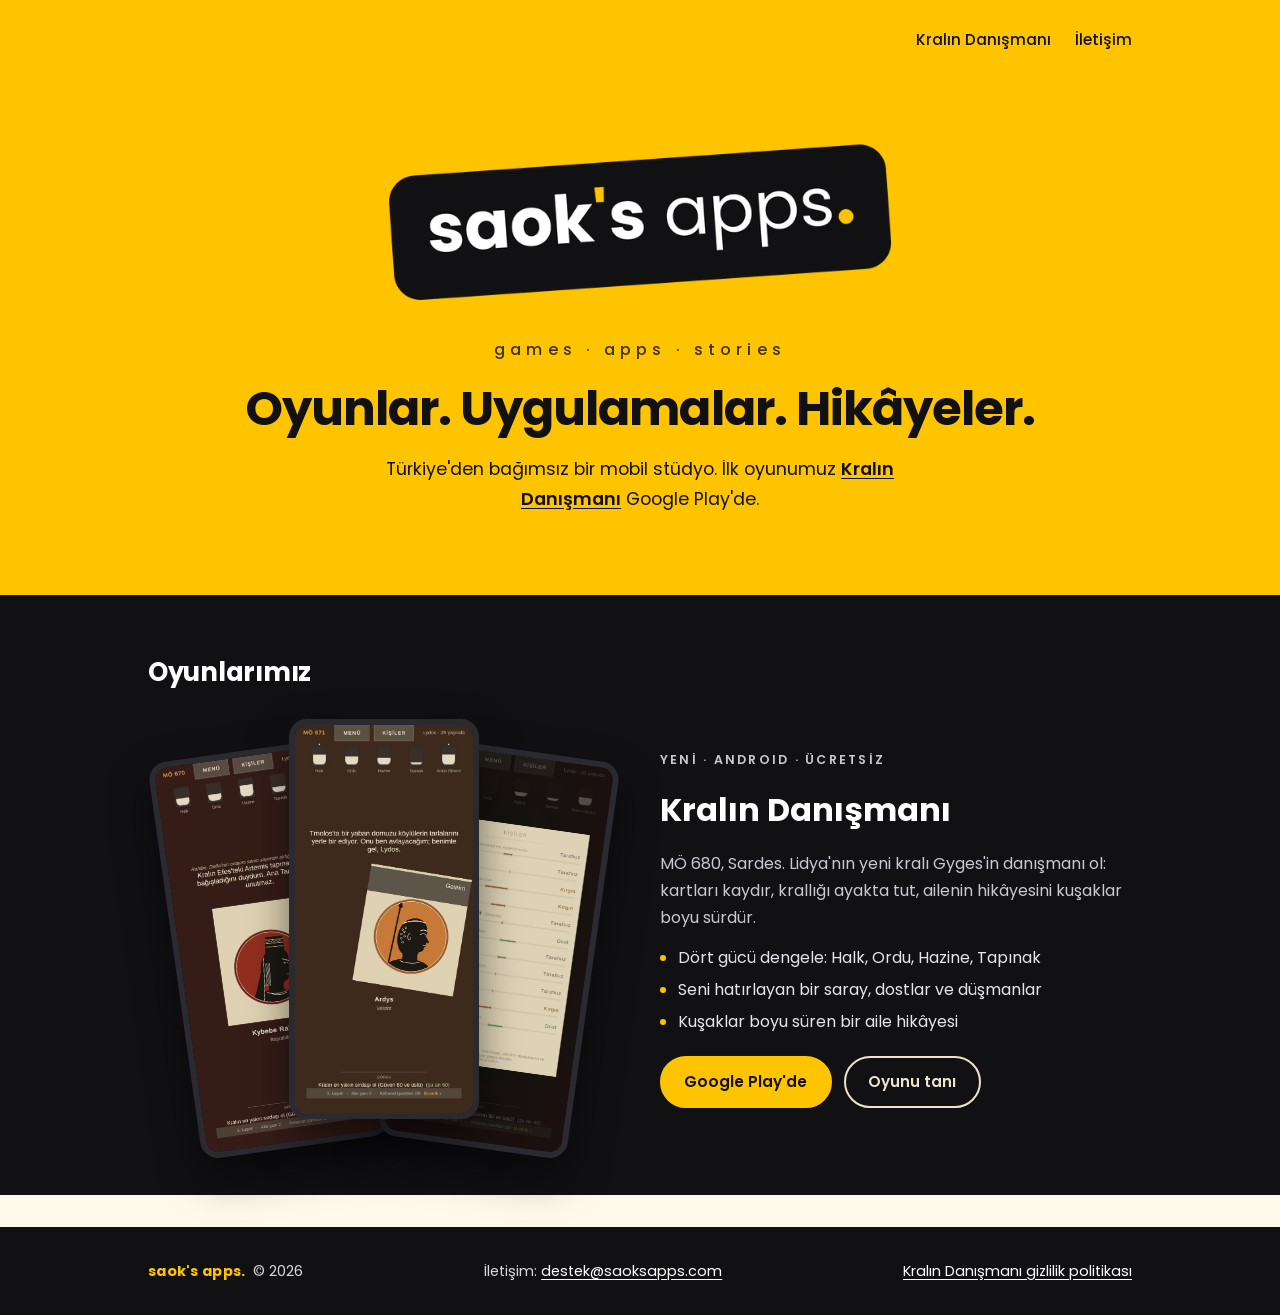
<file: index.html>
<!doctype html>
<html lang="tr">
<head>
<meta charset="utf-8">
<meta name="viewport" content="width=device-width, initial-scale=1, viewport-fit=cover">
<title>Saok's Apps</title>
<meta name="description" content="Saok's Apps: hikâyesi olan mobil oyunlar ve uygulamalar yapan bağımsız stüdyo.">
<meta name="theme-color" content="#ffc400">
<link rel="icon" href="/assets/favicon.png">
<link rel="apple-touch-icon" href="/assets/apple-touch-icon.png">
<meta property="og:title" content="Saok's Apps">
<meta property="og:description" content="Saok's Apps: hikâyesi olan mobil oyunlar ve uygulamalar yapan bağımsız stüdyo.">
<meta property="og:image" content="https://saoksapps.com/assets/og-saoksapps.jpg">
<link rel="preconnect" href="https://fonts.googleapis.com">
<link rel="preconnect" href="https://fonts.gstatic.com" crossorigin>
<link rel="stylesheet" href="https://fonts.googleapis.com/css2?family=Poppins:wght@300;400;500;600;700&display=swap">
<link rel="stylesheet" href="/assets/site.css">
<style>
.hero-b { text-align: center; padding-block: 3.5rem 5rem; }
.hero-b .wrap { justify-items: center; }
.hero-b .big-logo { width: min(520px, 86vw); height: auto; margin-bottom: .5rem; }
.hero-b h1 { max-width: none; font-size: clamp(1.8rem, 5vw, 3rem); }
.hero-b .lead { max-width: 34rem; }
.hero-b .lead a { font-weight: 600; }
.top .logo { visibility: hidden; }
</style>
<style>
.g3sec { background: var(--black); color: #fff; }
.g3sec h2 { color: #fff; }
.g3 { display: grid; grid-template-columns: minmax(0, 1fr) minmax(0, 1fr); gap: 2.5rem; align-items: center; }
.g3 .fan { position: relative; height: 420px; }
.g3 .fan img { position: absolute; width: 190px; height: 400px; object-fit: cover; border-radius: 18px; border: 6px solid #2a2a30; box-shadow: 0 20px 40px rgba(0,0,0,.5); top: 0; }
.g3 .fan .s1 { left: 50%; transform: translateX(-50%); z-index: 2; height: 400px; object-fit: cover; }
.g3 .fan .s2 { left: calc(50% - 210px); transform: rotate(-8deg); top: 30px; }
.g3 .fan .s3 { left: calc(50% + 20px); transform: rotate(8deg); top: 30px; }
.g3 .info { display: grid; gap: .8rem; }
.g3 .eyebrow { color: var(--yellow); }
.g3 h3 { margin: 0; font-size: 2rem; color: #fff; }
.g3 .info > p { margin: 0; color: #c9c9cf; }
.g3 ul { margin: 0; padding-left: 1.1rem; color: #e6e6ea; display: grid; gap: .3rem; }
.g3 ul li::marker { color: var(--yellow); }
@media (max-width: 760px) { .g3 { grid-template-columns: 1fr; } .g3 .fan { height: 340px; } .g3 .fan img { width: 140px; height: 300px; } .g3 .fan .s1 { height: 320px; } .g3 .fan .s2 { left: calc(50% - 165px); } .g3 .fan .s3 { left: calc(50% + 15px); } }
</style>
</head>
<body>
<header class="top">
  <div class="wrap">
    <a class="logo" href="/" aria-label="Saok's Apps ana sayfa"><img src="/assets/saoksapps-wordmark.png" width="640" height="211" alt="saok's apps."></a>
    <nav><a href="/kralin-danismani/">Kralın Danışmanı</a><a href="#iletisim">İletişim</a></nav>
  </div>
</header>
<main>
  <section class="hero hero-b">
    <div class="wrap">
      <img class="big-logo" src="/assets/saoksapps-wordmark.png" width="640" height="211" alt="saok's apps.">
      <p class="tagline">games · apps · stories</p>
      <h1>Oyunlar. Uygulamalar. Hikâyeler.</h1>
      <p class="lead">Türkiye'den bağımsız bir mobil stüdyo. İlk oyunumuz <a href="/kralin-danismani/">Kralın Danışmanı</a> Google Play'de.</p>
    </div>
  </section>

  <section class="section g3sec" id="oyunlar">
    <div class="wrap">
      <h2>Oyunlarımız</h2>
      <article class="g3">
        <div class="fan">
          <img class="s1" src="/assets/oyun-ekrani.jpg" alt="">
          <img class="s2" src="/assets/oyun-rahibe.jpg" alt="">
          <img class="s3" src="/assets/oyun-kisiler.jpg" alt="">
        </div>
        <div class="info">
          <p class="eyebrow">Yeni · <span lang="en">Android</span> · Ücretsiz</p>
          <h3>Kralın Danışmanı</h3>
          <p>MÖ 680, Sardes. Lidya'nın yeni kralı Gyges'in danışmanı ol: kartları kaydır, krallığı ayakta tut, ailenin hikâyesini kuşaklar boyu sürdür.</p>
          <ul>
            <li>Dört gücü dengele: Halk, Ordu, Hazine, Tapınak</li>
            <li>Seni hatırlayan bir saray, dostlar ve düşmanlar</li>
            <li>Kuşaklar boyu süren bir aile hikâyesi</li>
          </ul>
          <div class="buttons"><a class="btn yellow" href="https://play.google.com/store/apps/details?id=com.saoksapps.kralindanismani">Google Play'de</a><a class="btn ghost-light" href="/kralin-danismani/">Oyunu tanı</a></div>
        </div>
      </article>
    </div>
  </section>
</main>
<footer id="iletisim">
  <div class="wrap">
    <span><span class="mark">saok's apps.</span> &nbsp;© 2026</span>
    <span>İletişim: <a href="mailto:destek@saoksapps.com">destek@saoksapps.com</a></span>
    <a href="/kralin-danismani/gizlilik/">Kralın Danışmanı gizlilik politikası</a>
  </div>
</footer>
</body>
</html>
</file>
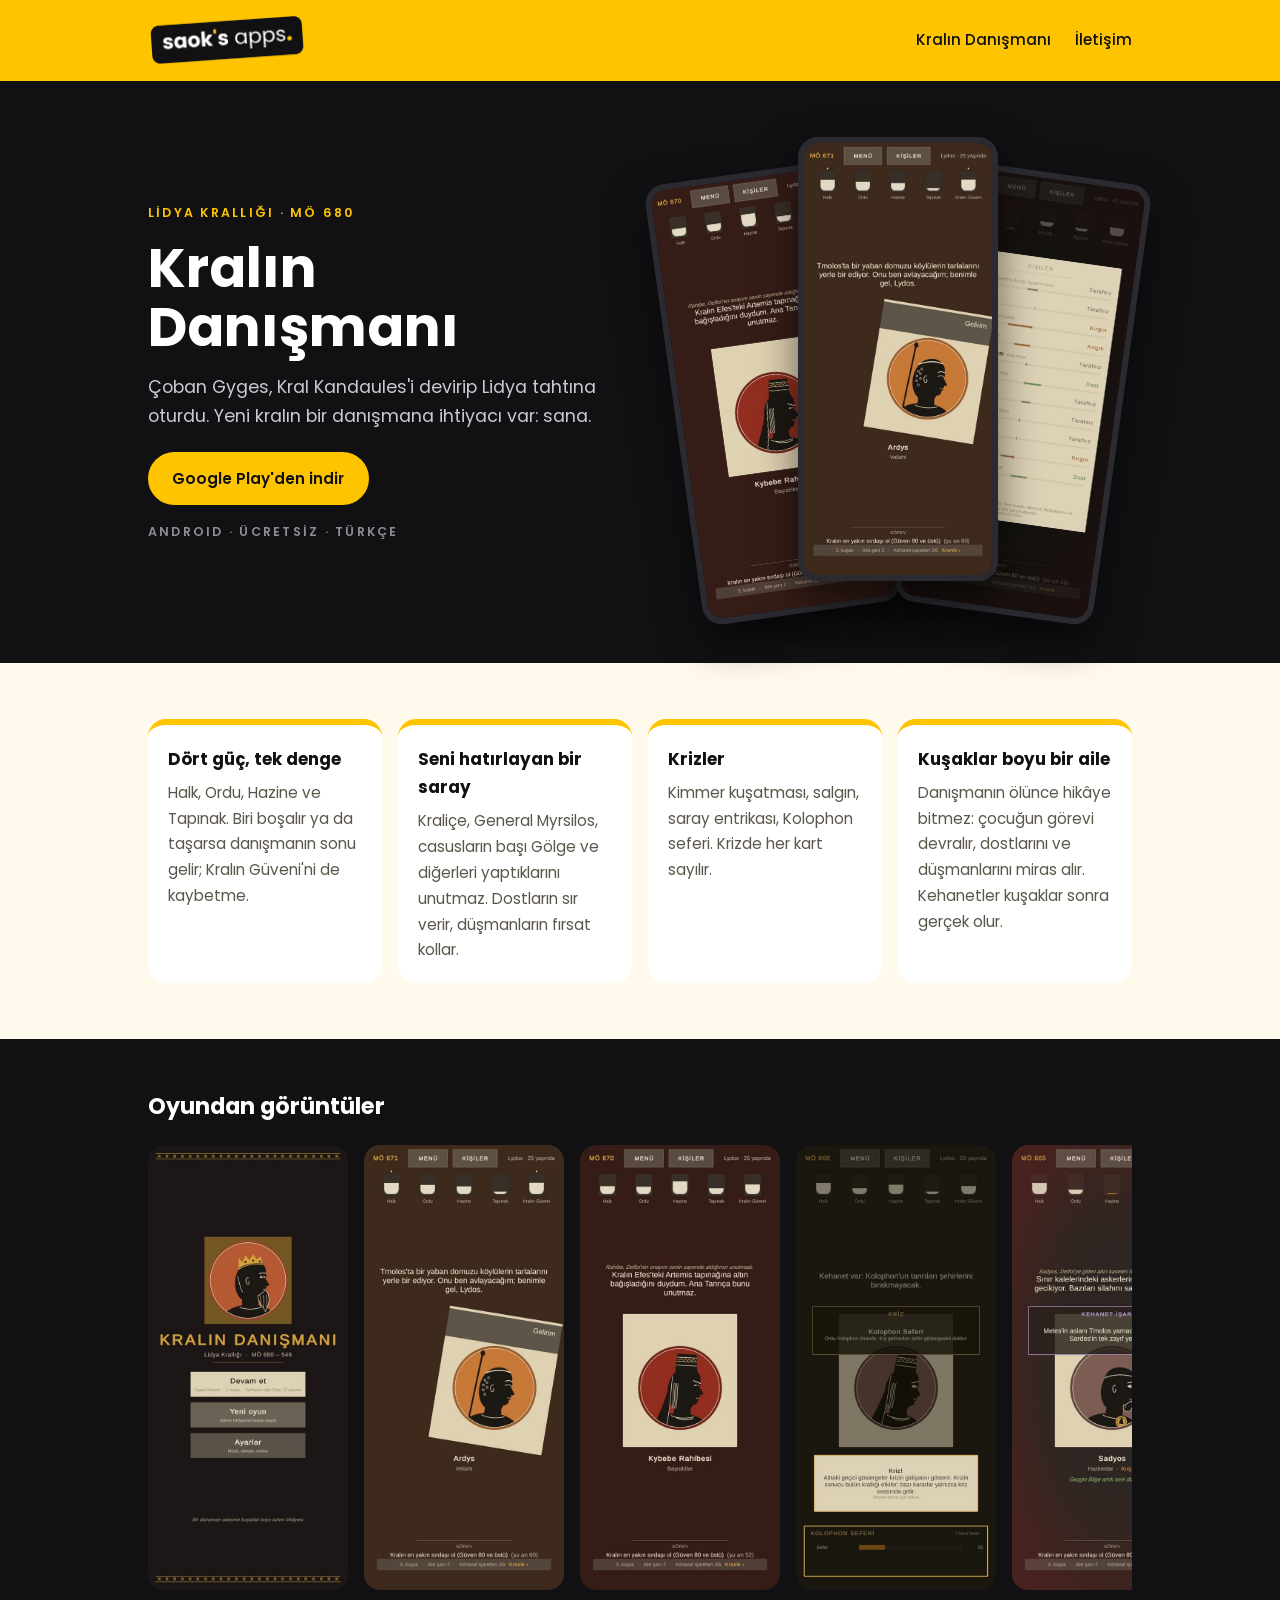
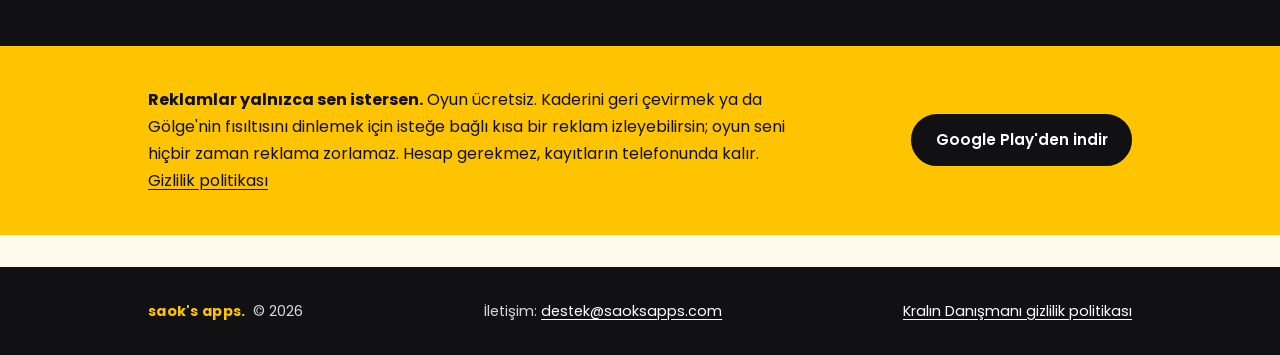
<file: kralin-danismani/index.html>
<!doctype html>
<html lang="tr">
<head>
<meta charset="utf-8">
<meta name="viewport" content="width=device-width, initial-scale=1, viewport-fit=cover">
<title>Kralın Danışmanı · Saok's Apps</title>
<meta name="description" content="Lidya sarayında kralın danışmanı ol. Kartı kaydır, krallığı ayakta tut. Android için ücretsiz hikâye oyunu.">
<meta name="theme-color" content="#ffc400">
<link rel="icon" href="/assets/favicon.png">
<link rel="apple-touch-icon" href="/assets/apple-touch-icon.png">
<meta property="og:title" content="Kralın Danışmanı">
<meta property="og:description" content="Lidya sarayında kralın danışmanı ol. Kartı kaydır, krallığı ayakta tut.">
<meta property="og:image" content="https://saoksapps.com/assets/og-kralin.jpg">
<link rel="preconnect" href="https://fonts.googleapis.com">
<link rel="preconnect" href="https://fonts.gstatic.com" crossorigin>
<link rel="stylesheet" href="https://fonts.googleapis.com/css2?family=Poppins:wght@300;400;500;600;700&display=swap">
<link rel="stylesheet" href="/assets/site.css">


<style>
.v1 { background: var(--black); color: #fff; padding-block: 3.5rem; }
.v1 .wrap { display: grid; grid-template-columns: minmax(0,1fr) minmax(0,1fr); gap: 3rem; align-items: center; }
.v1 .fan { position: relative; height: 470px; }
.v1 .fan img { position: absolute; width: 200px; height: 444px; object-fit: cover; border-radius: 20px; border: 6px solid #2a2a30; box-shadow: 0 20px 40px rgba(0,0,0,.55); top: 12px; }
.v1 .fan .a { left: 50%; transform: translateX(-50%); z-index: 2; top: 0; }
.v1 .fan .b { left: calc(50% - 225px); transform: rotate(-8deg); top: 34px; }
.v1 .fan .c { left: calc(50% + 25px); transform: rotate(8deg); top: 34px; }
.v1 .info { display: grid; gap: 1rem; }
.v1 .eyebrow { color: var(--yellow); }
.v1 h1 { margin: 0; font-size: clamp(2.2rem,5vw,3.4rem); line-height: 1.08; }
.v1 .lead { margin: 0; color: #c9c9cf; font-size: 1.1rem; }
.v1 .buttons { margin-top: .25rem; }
.f1 { display: grid; grid-template-columns: repeat(auto-fit, minmax(14rem,1fr)); gap: 1rem; }
.f1 div { background: #fff; border-radius: 18px; padding: 1.25rem; border-top: 6px solid var(--yellow); display: grid; gap: .4rem; align-content: start; }
.f1 h3 { margin: 0; font-size: 1.05rem; }
.f1 p { margin: 0; color: var(--muted); font-size: .95rem; }
.s1 { background: var(--black); padding-block: 3rem; }
.s1 h2 { color: #fff; margin: 0 0 1.25rem; font-size: 1.4rem; }
.shots { display: flex; gap: 1rem; overflow-x: auto; padding-bottom: .5rem; }
.shots img { width: 200px; flex: none; border-radius: 16px; }
.band { background: var(--yellow); padding-block: 2.5rem; }
.band .wrap { display: flex; flex-wrap: wrap; gap: 1rem 2rem; align-items: center; justify-content: space-between; }
.band p { margin: 0; max-width: 40rem; }
.band .btn.black { white-space: nowrap; }
@media (max-width: 760px) { .v1 .wrap { grid-template-columns: 1fr; } .v1 .fan { height: 360px; order: 2; } .v1 .fan img { width: 150px; height: 333px; } .v1 .fan .b { left: calc(50% - 170px); } .v1 .fan .c { left: calc(50% + 20px); } }
</style>
</head>
<body>
<header class="top">
  <div class="wrap">
    <a class="logo" href="/" aria-label="Saok's Apps ana sayfa"><img src="/assets/saoksapps-wordmark.png" width="640" height="211" alt="saok's apps."></a>
    <nav><a href="/kralin-danismani/">Kralın Danışmanı</a><a href="#iletisim">İletişim</a></nav>
  </div>
</header>
<main>
<section class="v1"><div class="wrap">
  <div class="info"><p class="eyebrow">Lidya Krallığı · MÖ 680</p><h1>Kralın Danışmanı</h1><p class="lead">Çoban Gyges, Kral Kandaules'i devirip Lidya tahtına oturdu. Yeni kralın bir danışmana ihtiyacı var: sana.</p><div class="buttons"><a class="btn yellow" href="https://play.google.com/store/apps/details?id=com.saoksapps.kralindanismani">Google Play'den indir</a></div>
  <p class="eyebrow" style="color:#8d8d96"><span lang="en">Android</span> · Ücretsiz · Türkçe</p></div>
  <div class="fan"><img class="b" src="/assets/oyun-rahibe.jpg" alt=""><img class="c" src="/assets/oyun-kisiler.jpg" alt=""><img class="a" src="/assets/oyun-ekrani.jpg" alt="Kralın Danışmanı oyun ekranı"></div>
</div></section>
<section class="section"><div class="wrap"><div class="f1"><div><h3>Dört güç, tek denge</h3><p>Halk, Ordu, Hazine ve Tapınak. Biri boşalır ya da taşarsa danışmanın sonu gelir; Kralın Güveni'ni de kaybetme.</p></div><div><h3>Seni hatırlayan bir saray</h3><p>Kraliçe, General Myrsilos, casusların başı Gölge ve diğerleri yaptıklarını unutmaz. Dostların sır verir, düşmanların fırsat kollar.</p></div><div><h3>Krizler</h3><p>Kimmer kuşatması, salgın, saray entrikası, Kolophon seferi. Krizde her kart sayılır.</p></div><div><h3>Kuşaklar boyu bir aile</h3><p>Danışmanın ölünce hikâye bitmez: çocuğun görevi devralır, dostlarını ve düşmanlarını miras alır. Kehanetler kuşaklar sonra gerçek olur.</p></div></div></div></section>
<section class="s1"><div class="wrap"><h2>Oyundan görüntüler</h2><div class="shots"><img src="/assets/oyun-baslik.jpg" width="540" height="1200" alt="" loading="lazy"><img src="/assets/oyun-ekrani.jpg" width="540" height="1200" alt="" loading="lazy"><img src="/assets/oyun-rahibe.jpg" width="540" height="1200" alt="" loading="lazy"><img src="/assets/oyun-kriz.jpg" width="540" height="1200" alt="" loading="lazy"><img src="/assets/oyun-kehanet.jpg" width="540" height="1200" alt="" loading="lazy"><img src="/assets/oyun-kisiler.jpg" width="540" height="1200" alt="" loading="lazy"></div></div></section>
<section class="band"><div class="wrap"><p><b>Reklamlar yalnızca sen istersen.</b> Oyun ücretsiz. Kaderini geri çevirmek ya da Gölge'nin fısıltısını dinlemek için isteğe bağlı kısa bir reklam izleyebilirsin; oyun seni hiçbir zaman reklama zorlamaz. Hesap gerekmez, kayıtların telefonunda kalır. <a href="/kralin-danismani/gizlilik/">Gizlilik politikası</a></p><a class="btn black" href="https://play.google.com/store/apps/details?id=com.saoksapps.kralindanismani">Google Play'den indir</a></div></section>
</main>
<footer id="iletisim">
  <div class="wrap">
    <span><span class="mark">saok's apps.</span> &nbsp;© 2026</span>
    <span>İletişim: <a href="mailto:destek@saoksapps.com">destek@saoksapps.com</a></span>
    <a href="/kralin-danismani/gizlilik/">Kralın Danışmanı gizlilik politikası</a>
  </div>
</footer>
</body>
</html>
</file>
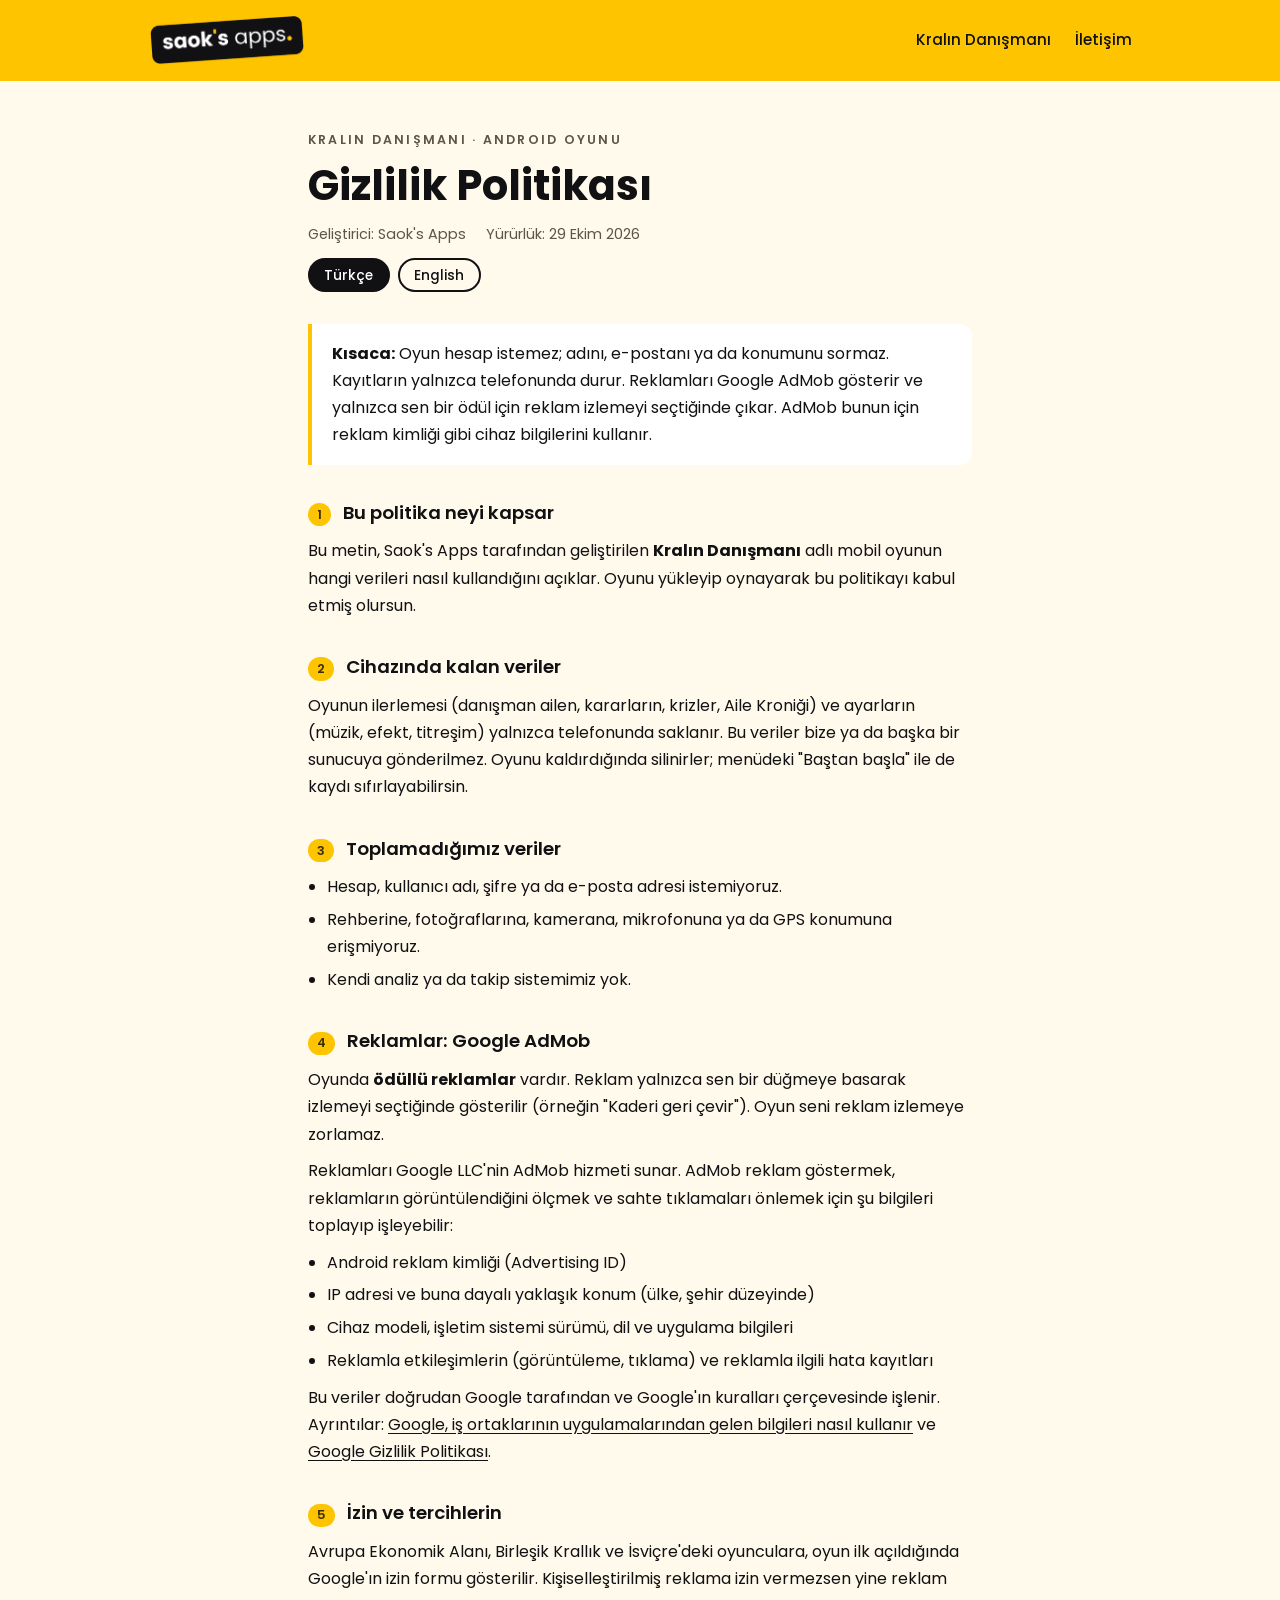
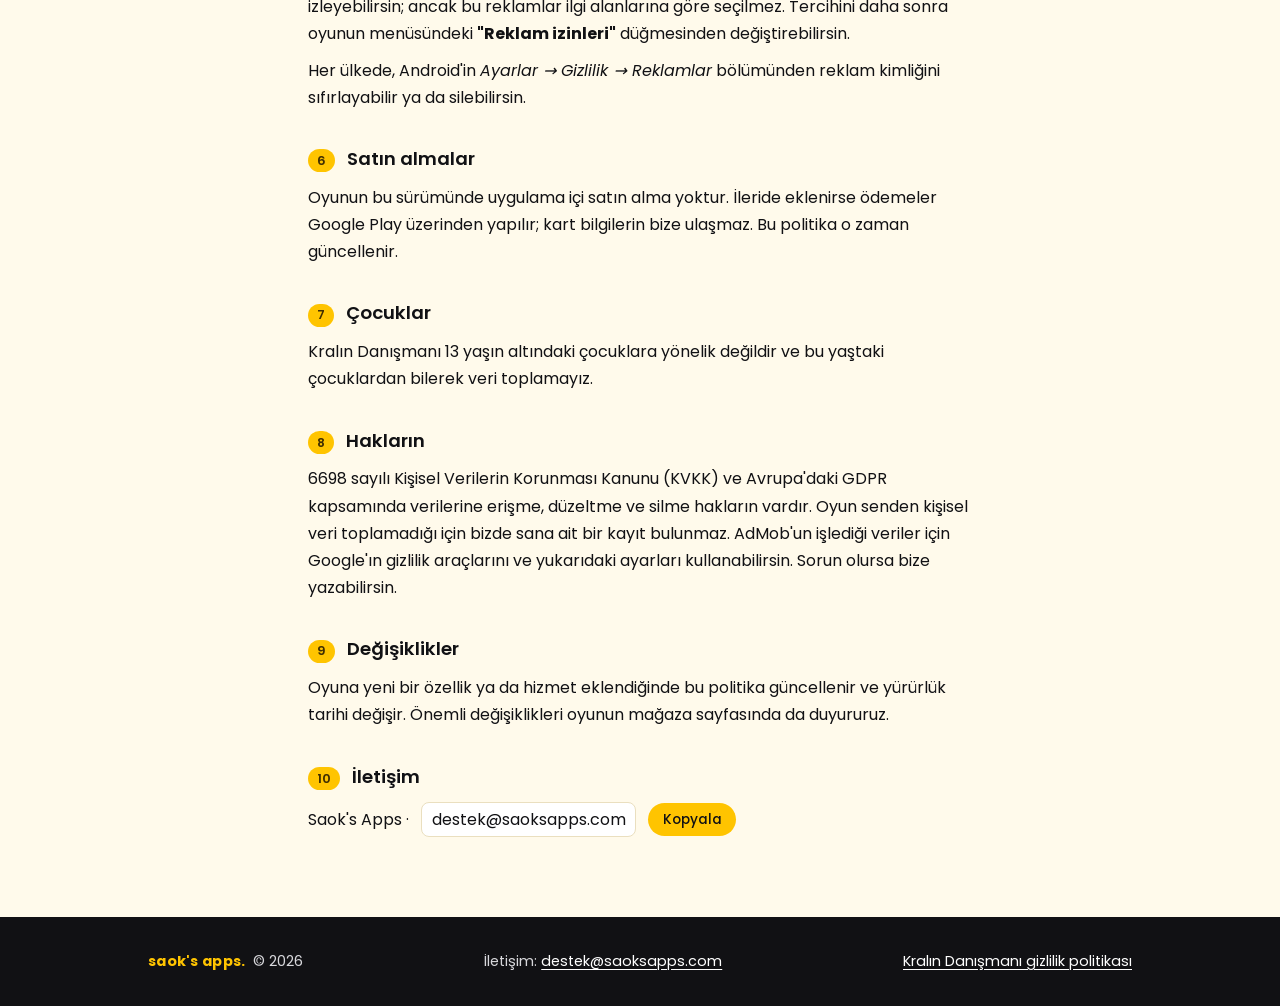
<file: kralin-danismani/gizlilik/index.html>
<!doctype html>
<html lang="tr">
<head>
<meta charset="utf-8">
<meta name="viewport" content="width=device-width, initial-scale=1, viewport-fit=cover">
<title>Kralın Danışmanı Gizlilik Politikası</title>
<meta name="description" content="Kralın Danışmanı oyununun gizlilik politikası: cihazda kalan veriler, AdMob ödüllü reklamları ve izin seçenekleri.">
<meta name="theme-color" content="#ffc400">
<link rel="icon" href="/assets/favicon.png">
<link rel="apple-touch-icon" href="/assets/apple-touch-icon.png">
<meta property="og:title" content="Kralın Danışmanı Gizlilik Politikası">
<meta property="og:description" content="Kralın Danışmanı oyununun gizlilik politikası: cihazda kalan veriler, AdMob ödüllü reklamları ve izin seçenekleri.">
<meta property="og:image" content="https://saoksapps.com/assets/og-saoksapps.jpg">
<link rel="preconnect" href="https://fonts.googleapis.com">
<link rel="preconnect" href="https://fonts.gstatic.com" crossorigin>
<link rel="stylesheet" href="https://fonts.googleapis.com/css2?family=Poppins:wght@300;400;500;600;700&display=swap">
<link rel="stylesheet" href="/assets/site.css">
</head>
<body>
<header class="top">
  <div class="wrap">
    <a class="logo" href="/" aria-label="Saok's Apps ana sayfa"><img src="/assets/saoksapps-wordmark.png" width="640" height="211" alt="saok's apps."></a>
    <nav><a href="/kralin-danismani/">Kralın Danışmanı</a><a href="#iletisim">İletişim</a></nav>
  </div>
</header>
<main>
  <div class="wrap doc">
    <div style="display:grid;gap:.75rem">
      <p class="eyebrow" data-l="tr">Kralın Danışmanı · <span lang="en">Android</span> oyunu</p>
      <p class="eyebrow" data-l="en" hidden>Kralın Danışmanı (The King's Advisor) · Android game</p>
      <h1 data-l="tr">Gizlilik Politikası</h1>
      <h1 data-l="en" hidden>Privacy Policy</h1>
      <p class="meta" data-l="tr"><span>Geliştirici: Saok's Apps</span><span>Yürürlük: 29 Ekim 2026</span></p>
      <p class="meta" data-l="en" hidden><span>Developer: Saok's Apps</span><span>Effective: 29 October 2026</span></p>
      <nav class="lang" aria-label="Dil / Language"><a href="#tr" id="lang-tr">Türkçe</a><a href="#en" id="lang-en">English</a></nav>
    </div>

  <!-- ============================ TÜRKÇE ============================ -->
  <article data-l="tr">
    <div class="summary"><p><strong>Kısaca:</strong> Oyun hesap istemez; adını, e-postanı ya da konumunu sormaz. Kayıtların yalnızca telefonunda durur. Reklamları Google AdMob gösterir ve yalnızca sen bir ödül için reklam izlemeyi seçtiğinde çıkar. AdMob bunun için reklam kimliği gibi cihaz bilgilerini kullanır.</p></div>

    <section>
      <h2><span class="n">1</span>Bu politika neyi kapsar</h2>
      <p>Bu metin, Saok's Apps tarafından geliştirilen <strong>Kralın Danışmanı</strong> adlı mobil oyunun hangi verileri nasıl kullandığını açıklar. Oyunu yükleyip oynayarak bu politikayı kabul etmiş olursun.</p>
    </section>

    <section>
      <h2><span class="n">2</span>Cihazında kalan veriler</h2>
      <p>Oyunun ilerlemesi (danışman ailen, kararların, krizler, Aile Kroniği) ve ayarların (müzik, efekt, titreşim) yalnızca telefonunda saklanır. Bu veriler bize ya da başka bir sunucuya gönderilmez. Oyunu kaldırdığında silinirler; menüdeki "Baştan başla" ile de kaydı sıfırlayabilirsin.</p>
    </section>

    <section>
      <h2><span class="n">3</span>Toplamadığımız veriler</h2>
      <ul>
        <li>Hesap, kullanıcı adı, şifre ya da e-posta adresi istemiyoruz.</li>
        <li>Rehberine, fotoğraflarına, kamerana, mikrofonuna ya da GPS konumuna erişmiyoruz.</li>
        <li>Kendi analiz ya da takip sistemimiz yok.</li>
      </ul>
    </section>

    <section>
      <h2><span class="n">4</span>Reklamlar: Google AdMob</h2>
      <p>Oyunda <strong>ödüllü reklamlar</strong> vardır. Reklam yalnızca sen bir düğmeye basarak izlemeyi seçtiğinde gösterilir (örneğin "Kaderi geri çevir"). Oyun seni reklam izlemeye zorlamaz.</p>
      <p>Reklamları Google LLC'nin AdMob hizmeti sunar. AdMob reklam göstermek, reklamların görüntülendiğini ölçmek ve sahte tıklamaları önlemek için şu bilgileri toplayıp işleyebilir:</p>
      <ul>
        <li>Android reklam kimliği (Advertising ID)</li>
        <li>IP adresi ve buna dayalı yaklaşık konum (ülke, şehir düzeyinde)</li>
        <li>Cihaz modeli, işletim sistemi sürümü, dil ve uygulama bilgileri</li>
        <li>Reklamla etkileşimlerin (görüntüleme, tıklama) ve reklamla ilgili hata kayıtları</li>
      </ul>
      <p>Bu veriler doğrudan Google tarafından ve Google'ın kuralları çerçevesinde işlenir. Ayrıntılar: <a href="https://policies.google.com/technologies/partner-sites" target="_blank" rel="noopener">Google, iş ortaklarının uygulamalarından gelen bilgileri nasıl kullanır</a> ve <a href="https://policies.google.com/privacy" target="_blank" rel="noopener">Google Gizlilik Politikası</a>.</p>
    </section>

    <section>
      <h2><span class="n">5</span>İzin ve tercihlerin</h2>
      <p>Avrupa Ekonomik Alanı, Birleşik Krallık ve İsviçre'deki oyunculara, oyun ilk açıldığında Google'ın izin formu gösterilir. Kişiselleştirilmiş reklama izin vermezsen yine reklam izleyebilirsin; ancak bu reklamlar ilgi alanlarına göre seçilmez. Tercihini daha sonra oyunun menüsündeki <strong>"Reklam izinleri"</strong> düğmesinden değiştirebilirsin.</p>
      <p>Her ülkede, Android'in <em>Ayarlar → Gizlilik → Reklamlar</em> bölümünden reklam kimliğini sıfırlayabilir ya da silebilirsin.</p>
    </section>

    <section>
      <h2><span class="n">6</span>Satın almalar</h2>
      <p>Oyunun bu sürümünde uygulama içi satın alma yoktur. İleride eklenirse ödemeler Google Play üzerinden yapılır; kart bilgilerin bize ulaşmaz. Bu politika o zaman güncellenir.</p>
    </section>

    <section>
      <h2><span class="n">7</span>Çocuklar</h2>
      <p>Kralın Danışmanı 13 yaşın altındaki çocuklara yönelik değildir ve bu yaştaki çocuklardan bilerek veri toplamayız.</p>
    </section>

    <section>
      <h2><span class="n">8</span>Hakların</h2>
      <p>6698 sayılı Kişisel Verilerin Korunması Kanunu (KVKK) ve Avrupa'daki GDPR kapsamında verilerine erişme, düzeltme ve silme hakların vardır. Oyun senden kişisel veri toplamadığı için bizde sana ait bir kayıt bulunmaz. AdMob'un işlediği veriler için Google'ın gizlilik araçlarını ve yukarıdaki ayarları kullanabilirsin. Sorun olursa bize yazabilirsin.</p>
    </section>

    <section>
      <h2><span class="n">9</span>Değişiklikler</h2>
      <p>Oyuna yeni bir özellik ya da hizmet eklendiğinde bu politika güncellenir ve yürürlük tarihi değişir. Önemli değişiklikleri oyunun mağaza sayfasında da duyururuz.</p>
    </section>

    <section>
      <h2><span class="n">10</span>İletişim</h2>
      <div class="contact"><span>Saok's Apps ·</span><code id="mail-tr">destek@saoksapps.com</code><button type="button" data-copy="mail-tr">Kopyala</button></div>
    </section>
  </article>

  <!-- ============================ ENGLISH ============================ -->
  <article data-l="en" hidden>
    <div class="summary"><p><strong>In short:</strong> The game needs no account and never asks for your name, email or location. Your saves stay on your phone. Ads are served by Google AdMob and appear only when you choose to watch one for a reward. AdMob uses device information such as your advertising ID to do this.</p></div>

    <section>
      <h2><span class="n">1</span>What this policy covers</h2>
      <p>This policy explains what data the mobile game <strong>Kralın Danışmanı</strong> (The King's Advisor), developed by Saok's Apps, uses and how. By installing and playing the game you agree to this policy.</p>
    </section>

    <section>
      <h2><span class="n">2</span>Data that stays on your device</h2>
      <p>Your progress (your advisor family, decisions, crises, the Family Chronicle) and your settings (music, sound effects, vibration) are stored only on your phone. They are never sent to us or to any other server. Uninstalling the game deletes them, and "Start over" in the menu resets your save.</p>
    </section>

    <section>
      <h2><span class="n">3</span>Data we do not collect</h2>
      <ul>
        <li>No account, username, password or email address.</li>
        <li>No access to your contacts, photos, camera, microphone or GPS location.</li>
        <li>No analytics or tracking system of our own.</li>
      </ul>
    </section>

    <section>
      <h2><span class="n">4</span>Advertising: Google AdMob</h2>
      <p>The game contains <strong>rewarded ads</strong>. An ad is shown only when you tap a button to watch one (for example "Kaderi geri çevir", "Turn back fate"). The game never forces you to watch an ad.</p>
      <p>Ads are provided by AdMob, a service of Google LLC. To serve ads, measure them and prevent fraud, AdMob may collect and process:</p>
      <ul>
        <li>Your Android advertising ID</li>
        <li>Your IP address and approximate location derived from it (country or city level)</li>
        <li>Device model, operating system version, language and app information</li>
        <li>Ad interactions (impressions, clicks) and ad-related diagnostics</li>
      </ul>
      <p>This data is processed directly by Google under Google's own policies. See <a href="https://policies.google.com/technologies/partner-sites" target="_blank" rel="noopener">How Google uses information from sites or apps that use its services</a> and the <a href="https://policies.google.com/privacy" target="_blank" rel="noopener">Google Privacy Policy</a>.</p>
    </section>

    <section>
      <h2><span class="n">5</span>Consent and your choices</h2>
      <p>Players in the European Economic Area, the United Kingdom and Switzerland see Google's consent form when the game first opens. If you decline personalised ads you can still watch ads, but they will not be chosen based on your interests. You can change your choice later with the <strong>"Reklam izinleri"</strong> (Ad consent) button in the game menu.</p>
      <p>In any country you can reset or delete your advertising ID in Android under <em>Settings → Privacy → Ads</em>.</p>
    </section>

    <section>
      <h2><span class="n">6</span>Purchases</h2>
      <p>This version of the game has no in-app purchases. If they are added later, payments will go through Google Play and your card details will never reach us. This policy will be updated at that time.</p>
    </section>

    <section>
      <h2><span class="n">7</span>Children</h2>
      <p>Kralın Danışmanı is not directed at children under 13, and we do not knowingly collect data from children of that age.</p>
    </section>

    <section>
      <h2><span class="n">8</span>Your rights</h2>
      <p>Under the GDPR in Europe and Turkey's Personal Data Protection Law (KVKK) you have the right to access, correct and delete your data. Because the game collects no personal data from you, we hold no records about you. For data processed by AdMob, use Google's privacy tools and the settings described above. Contact us if you have any questions.</p>
    </section>

    <section>
      <h2><span class="n">9</span>Changes</h2>
      <p>When a new feature or service is added to the game, this policy will be updated and its effective date will change. Significant changes will also be announced on the game's store page.</p>
    </section>

    <section>
      <h2><span class="n">10</span>Contact</h2>
      <div class="contact"><span>Saok's Apps ·</span><code id="mail-en">destek@saoksapps.com</code><button type="button" data-copy="mail-en">Copy</button></div>
    </section>
  </article>

  </div>
</main>
<footer id="iletisim">
  <div class="wrap">
    <span><span class="mark">saok's apps.</span> &nbsp;© 2026</span>
    <span>İletişim: <a href="mailto:destek@saoksapps.com">destek@saoksapps.com</a></span>
    <a href="/kralin-danismani/gizlilik/">Kralın Danışmanı gizlilik politikası</a>
  </div>
</footer>
<script>
(function () {
  function show(lang) {
    if (lang !== 'en') lang = 'tr';
    document.querySelectorAll('[data-l]').forEach(function (el) { el.hidden = el.getAttribute('data-l') !== lang; });
    document.getElementById('lang-tr').setAttribute('aria-current', lang === 'tr' ? 'true' : 'false');
    document.getElementById('lang-en').setAttribute('aria-current', lang === 'en' ? 'true' : 'false');
    document.documentElement.lang = lang;
  }
  function fromHash() { show((location.hash || '').replace('#', '')); }
  window.addEventListener('hashchange', fromHash);
  fromHash();

  document.querySelectorAll('[data-copy]').forEach(function (btn) {
    btn.addEventListener('click', function () {
      var el = document.getElementById(btn.getAttribute('data-copy'));
      var text = el.textContent;
      var original = btn.textContent;
      function done(ok) {
        btn.textContent = ok ? (btn.getAttribute('data-copy') === 'mail-en' ? 'Copied' : 'Kopyalandı') : original;
        setTimeout(function () { btn.textContent = original; }, 1600);
      }
      function select() {
        var r = document.createRange(); r.selectNodeContents(el);
        var s = window.getSelection(); s.removeAllRanges(); s.addRange(r);
      }
      try {
        navigator.clipboard.writeText(text).then(function () { done(true); }, function () { select(); done(false); });
      } catch (e) { select(); done(false); }
    });
  });
})();
</script>
</body>
</html>
</file>
<file: assets/site.css>
/* Saok's Apps marka kimliği: sarı (#FFC400), siyah (#111114), beyaz; Poppins.
   Düzen: sarı üst bant + logo, açık zeminli içerik, siyah alt bilgi.
   Marka tek temalı (logo sarı zemine göre çizildi), bu yüzden renkler sabit. */
:root {
  --yellow: #ffc400;
  --black: #111114;
  --white: #ffffff;
  --paper: #fffaeb;
  --ink: #111114;
  --muted: #5a5649;
  --brown: #412f00;
  --line: #eadfbf;
  --font: "Poppins", system-ui, -apple-system, "Segoe UI", sans-serif;
  color-scheme: light;
}
* { box-sizing: border-box; }
html { -webkit-text-size-adjust: 100%; }
body {
  margin: 0;
  background: var(--paper);
  color: var(--ink);
  font-family: var(--font);
  font-size: 1rem;
  line-height: 1.7;
}
img { max-width: 100%; height: auto; display: block; }
a { color: var(--ink); text-underline-offset: 3px; }
a:focus-visible { outline: 3px solid var(--black); outline-offset: 3px; border-radius: 4px; }

.wrap {
  max-width: 64rem; margin: 0 auto;
  padding-left: max(20px, env(safe-area-inset-left, 0px));
  padding-right: max(20px, env(safe-area-inset-right, 0px));
}

/* ---------- üst bant ---------- */
.top { background: var(--yellow); }
.top .wrap {
  display: flex; align-items: center; justify-content: space-between; gap: 1rem; flex-wrap: wrap;
  padding-block: .9rem;
}
.top .logo img { height: 52px; width: auto; }
.top nav { display: flex; gap: 1.5rem; font-weight: 500; font-size: .95rem; }
.top nav a { text-decoration: none; color: var(--black); }
.top nav a:hover { text-decoration: underline; }

/* ---------- ana sayfa giriş ---------- */
.hero { background: var(--yellow); padding-block: 2.5rem 4.5rem; }
.hero .wrap { display: grid; gap: 1.25rem; }
.tagline {
  margin: 0; color: var(--brown); font-weight: 500; font-size: 1rem;
  letter-spacing: .32em; text-transform: lowercase;
}
.hero h1 {
  margin: 0; font-weight: 700; letter-spacing: -.02em; line-height: 1.08;
  font-size: clamp(2.2rem, 6.5vw, 4rem); max-width: 16ch; text-wrap: balance;
}
.hero p.lead { margin: 0; max-width: 36rem; font-size: 1.1rem; color: var(--black); }

/* ---------- bölümler ---------- */
main { display: grid; gap: 0; }
.section { padding-block: 3.5rem; }
.section h2 {
  margin: 0 0 1.5rem; font-weight: 700; font-size: 1.6rem; letter-spacing: -.01em;
}
.eyebrow {
  margin: 0; font-size: .78rem; font-weight: 600; letter-spacing: .18em; text-transform: uppercase; color: var(--muted);
}

/* oyun kartı: oyunun kendi rengini taşır */
.game-card {
  display: grid; grid-template-columns: minmax(0, 1.2fr) minmax(0, 1fr);
  background: #1c1713; color: #eee3cc; border-radius: 22px; overflow: hidden;
  box-shadow: 0 1px 0 var(--line);
}
.game-card .art img { width: 100%; height: 100%; object-fit: cover; }
.game-card .info { padding: 2rem; display: grid; gap: .75rem; align-content: center; }
.game-card .info .eyebrow { color: #d4a33d; }
.game-card h3 { margin: 0; font-size: 1.6rem; font-weight: 700; letter-spacing: -.01em; color: #fff; }
.game-card p { margin: 0; color: #d9ccb2; }
@media (max-width: 760px) { .game-card { grid-template-columns: 1fr; } }

.buttons { display: flex; flex-wrap: wrap; gap: .75rem; margin-top: .5rem; }
.btn {
  display: inline-block; font-weight: 600; font-size: .95rem; text-decoration: none;
  border-radius: 999px; padding: .7rem 1.4rem; border: 2px solid currentColor;
}
.btn.yellow { background: var(--yellow); color: var(--black); border-color: var(--yellow); }
.btn.ghost-light { color: #eee3cc; }
.btn.black { background: var(--black); color: var(--white); border-color: var(--black); }

/* ---------- oyun sayfası ---------- */
.game-hero { background: #1c1713; color: #eee3cc; padding-block: 3rem; }
.game-hero .wrap { display: grid; gap: 1.5rem; }
.game-hero .eyebrow { color: #d4a33d; }
.game-hero h1 { margin: 0; color: #fff; font-weight: 700; font-size: clamp(2rem, 6vw, 3.4rem); line-height: 1.1; }
.game-hero p.lead { margin: 0; max-width: 38rem; font-size: 1.1rem; color: #d9ccb2; }
.game-hero .feature { border-radius: 16px; width: 100%; }

.features { display: grid; grid-template-columns: repeat(auto-fit, minmax(15rem, 1fr)); gap: 1.75rem 2.25rem; }
.features div { display: grid; gap: .35rem; align-content: start; }
.features h3 { margin: 0; font-size: 1.05rem; font-weight: 600; }
.features p { margin: 0; color: var(--muted); }

.shots { display: flex; gap: 1rem; overflow-x: auto; padding-bottom: .75rem; scroll-snap-type: x mandatory; }
.shots img { width: 220px; flex: none; border-radius: 14px; scroll-snap-align: start; }

.note { background: var(--white); border: 1px solid var(--line); border-radius: 18px; padding: 1.5rem 1.75rem; display: grid; gap: .6rem; }
.note h2 { margin: 0; font-size: 1.25rem; }
.note p { margin: 0; color: var(--muted); }

/* ---------- yazı sayfaları (gizlilik) ---------- */
.doc { max-width: 44rem; display: grid; gap: 2rem; padding-block: 3rem; }
.doc h1 { margin: 0; font-size: clamp(1.8rem, 5vw, 2.6rem); font-weight: 700; line-height: 1.15; }
.doc .meta { margin: 0; font-size: .9rem; color: var(--muted); display: flex; flex-wrap: wrap; gap: .25rem 1.25rem; }
.doc article { display: grid; gap: 2rem; }
.doc section { display: grid; gap: .6rem; }
.doc h2 { margin: 0; font-size: 1.15rem; font-weight: 600; display: flex; gap: .75rem; align-items: baseline; }
.doc h2 .n { font-size: .8rem; font-weight: 600; color: var(--brown); background: var(--yellow); border-radius: 999px; padding: .05rem .55rem; }
.doc p, .doc ul { margin: 0; }
.doc ul { padding-left: 1.2rem; display: grid; gap: .35rem; }
.doc .summary { background: var(--white); border-left: 4px solid var(--yellow); border-radius: 0 12px 12px 0; padding: 1rem 1.25rem; }
.lang { display: flex; gap: .5rem; }
.lang a { font-size: .85rem; font-weight: 500; text-decoration: none; color: var(--ink); border: 2px solid var(--black); border-radius: 999px; padding: .2rem .9rem; }
.lang a[aria-current="true"] { background: var(--black); color: var(--white); }
.contact { display: flex; flex-wrap: wrap; align-items: center; gap: .5rem .75rem; }
.contact code { font-family: var(--font); background: var(--white); border: 1px solid var(--line); padding: .2rem .6rem; border-radius: 8px; user-select: all; word-break: break-all; }
.contact button { font: inherit; font-size: .85rem; font-weight: 500; color: var(--black); background: var(--yellow); border: 0; border-radius: 999px; padding: .3rem .9rem; cursor: pointer; }

/* ---------- alt bilgi ---------- */
footer { background: var(--black); color: #d8d8dc; margin-top: 2rem; }
footer .wrap {
  padding-block: 2rem; display: flex; flex-wrap: wrap; gap: .75rem 2rem; justify-content: space-between; align-items: center;
  font-size: .9rem;
}
footer a { color: #ffffff; }
footer .mark { color: var(--yellow); font-weight: 700; letter-spacing: .02em; }

.wrap > * { min-width: 0; }
main > * { min-width: 0; }
[hidden] { display: none !important; }
</file>
